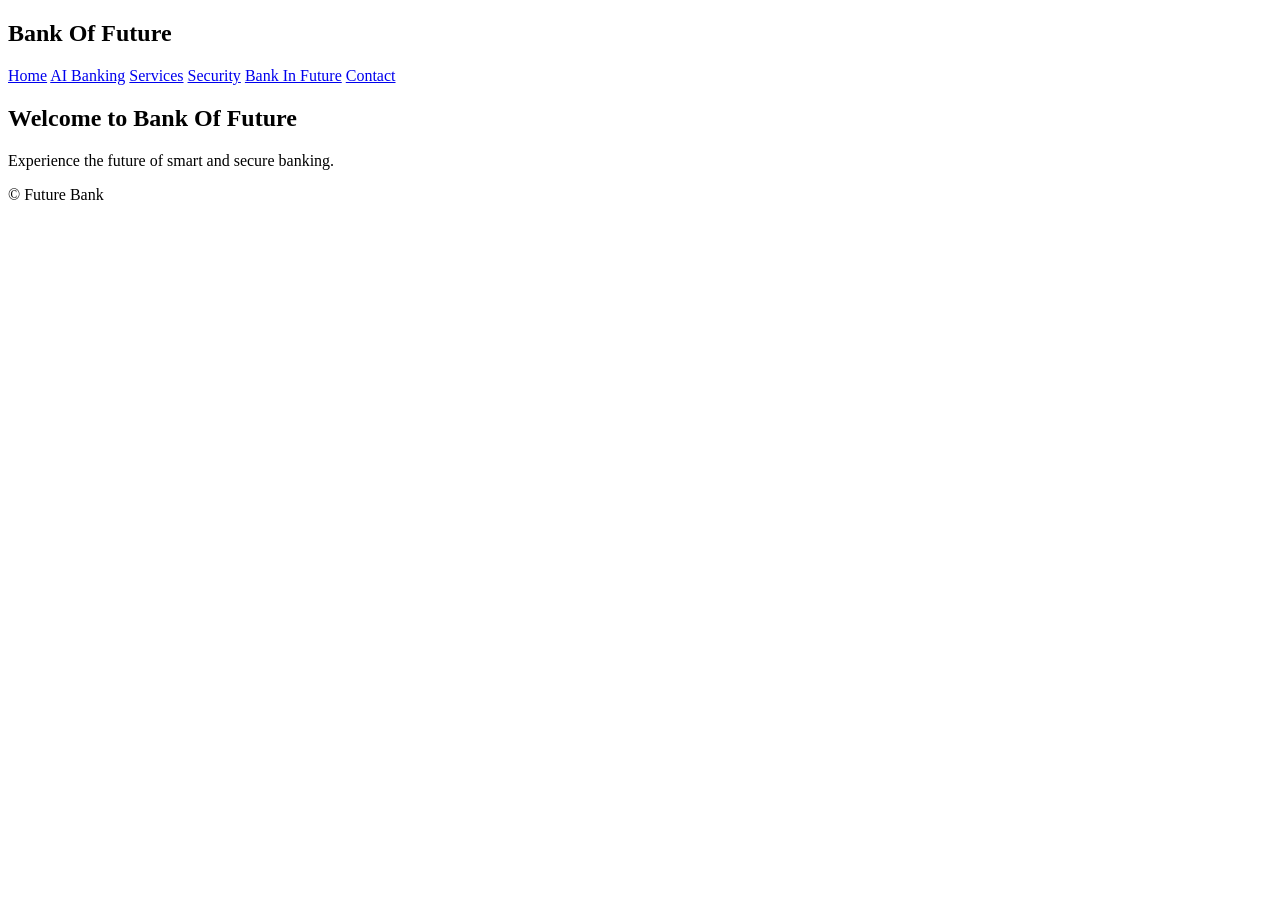
<file: index.html>
<!DOCTYPE html>
<html>

<head>
    <title>Future Bank Bank </title>
    <link rel="stylesheet" href="C:\web page\New folder\style.css">
</head>

<body>

    <!-- Header -->
    <div class="header">
	<section>
        <h1>Bank Of Future</h1>
	</section>
    </div>

    <!-- Navigation -->
	<header>
    <div class="navbar">
	
	<section>
	<nav>
        <a href="index.html">Home</a>
        <a href="ai-banking.html">AI Banking</a>
        <a href="services.html">Services</a>
        <a href="security.html">Security</a>
        <a href="future.html">Bank In Future</a>
        <a href="contact.html">Contact</a>
	
	</section>
	</nav>
    </div>
	</header>
    <!-- Main Content -->
    <div class="main">
	<section>
        <div class="content">
            <h2>Welcome to Bank Of Future</h2>

            <p>
                Experience the future of smart and secure banking.
            </p>
        </div>
	</section>
    </div>

    <!-- Footer -->
    <div class="footer">
	<footer>
        <p> © Future Bank</p>
	</footer>
    </div>

</body>

</html>
</file>
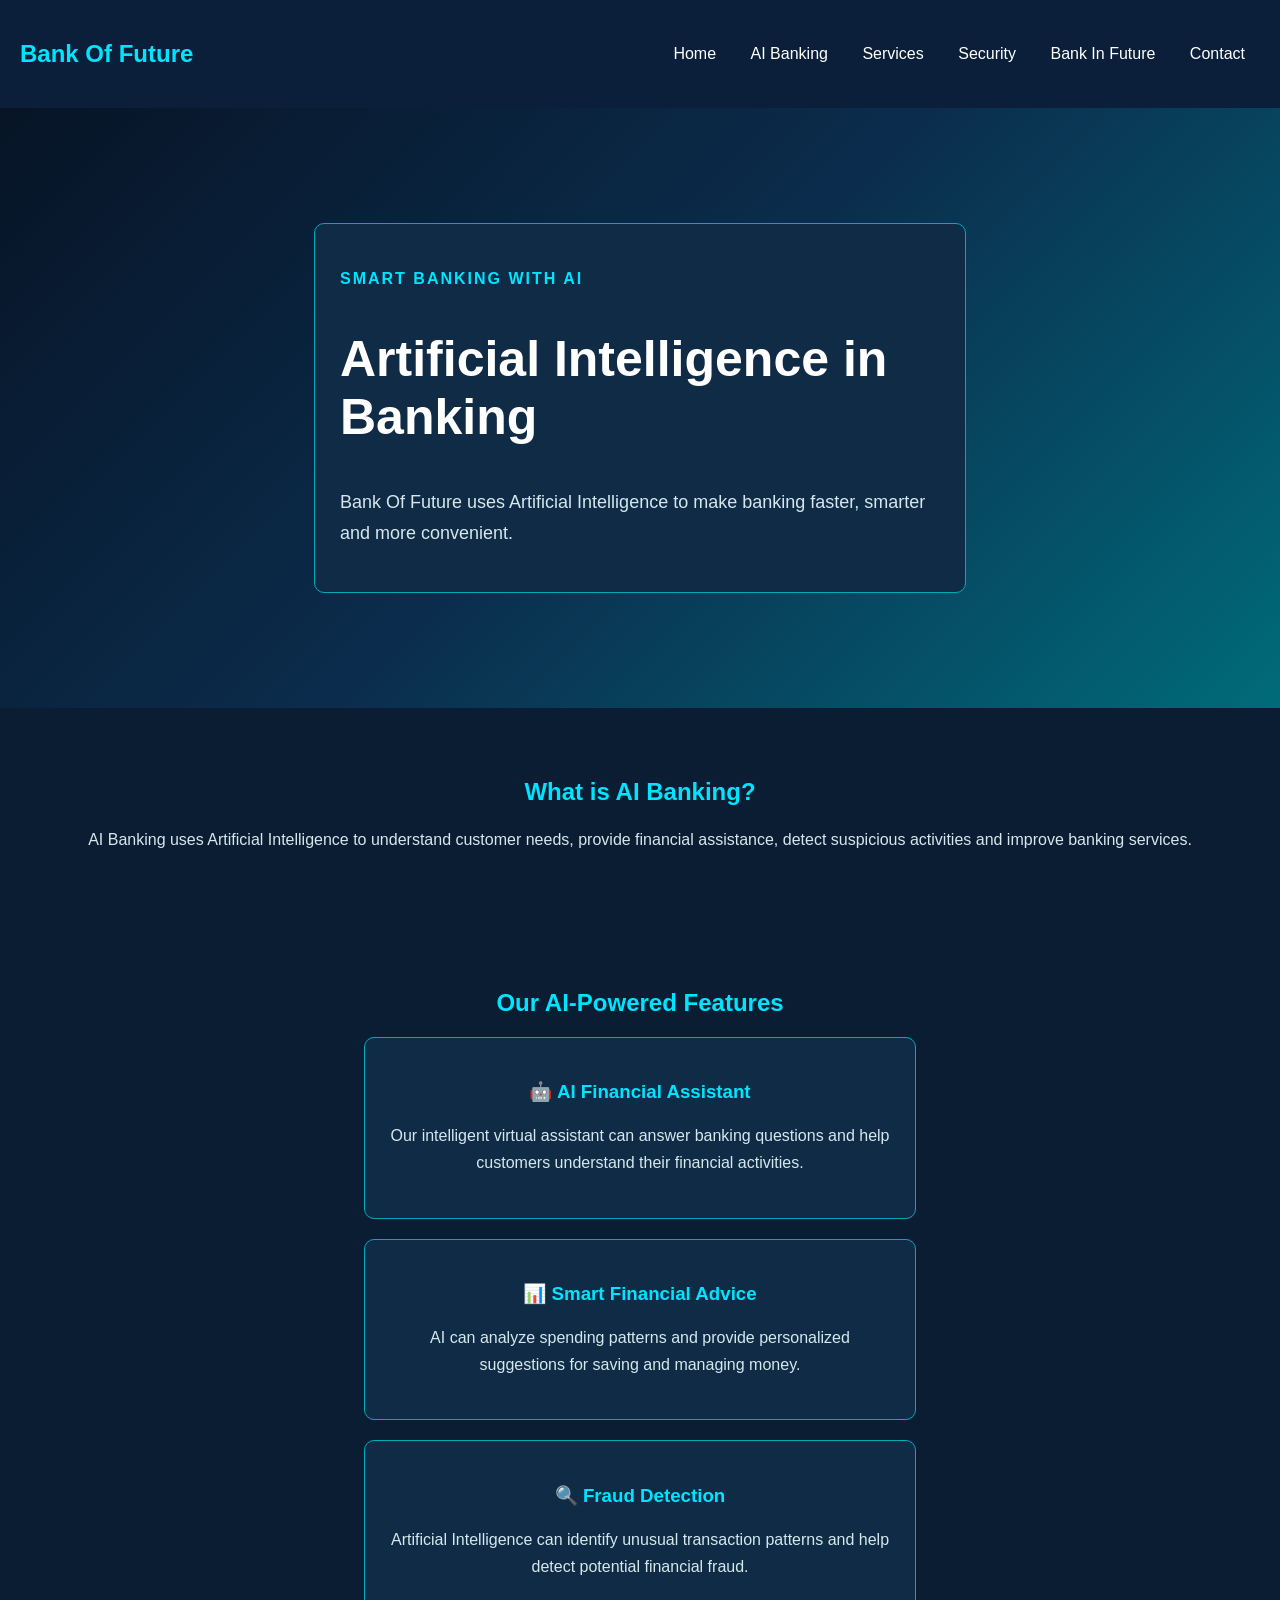
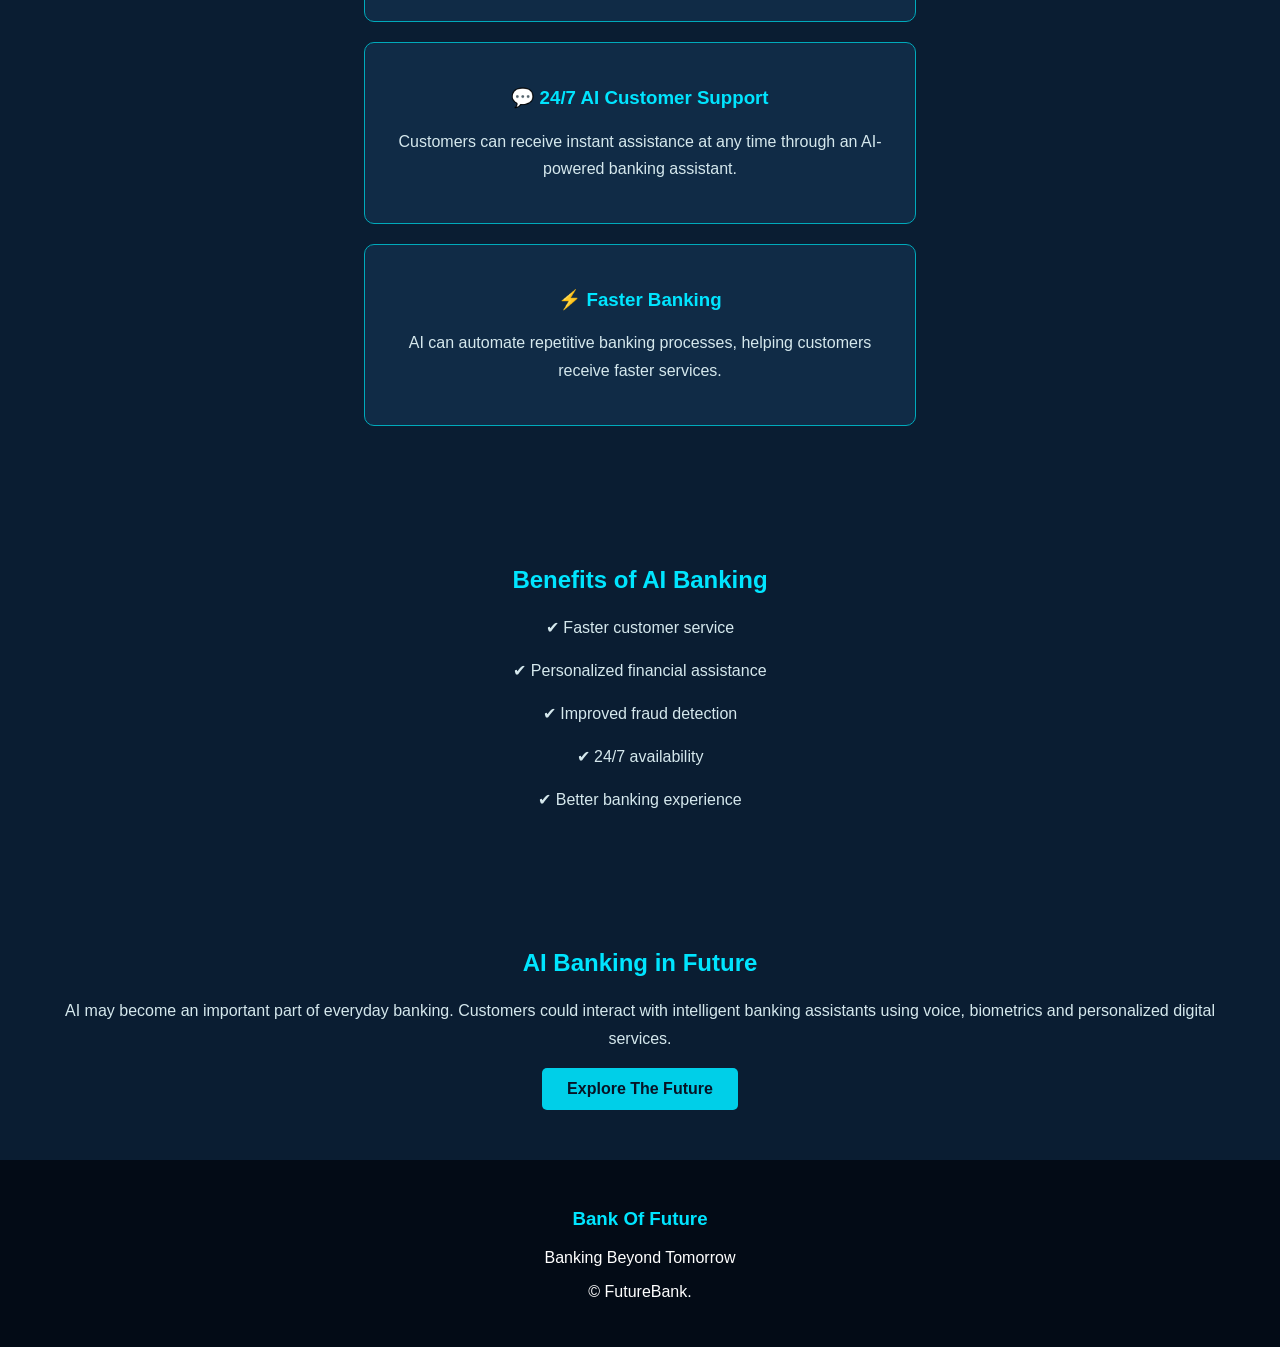
<file: ai-banking.html>
<!DOCTYPE html>
<html>

<head>
    <title>AI Banking - Bank Of Future</title>
    <link rel="stylesheet" href="style.css">
</head>

<body>

    <!-- Navigation Bar -->
    <header>

        <h2>Bank Of Future</h2>

        <nav>
            <a href="index.html">Home</a>
            <a href="ai-banking.html">AI Banking</a>
            <a href="services.html">Services</a>
            <a href="security.html">Security</a>
            <a href="future.html">Bank In Future</a>
            <a href="contact.html">Contact</a>
        </nav>

    </header>


    <!-- Page Heading -->
    <section class="home">

        <div class="home-content">

            <h4>SMART BANKING WITH AI</h4>

            <h1>
                Artificial Intelligence in Banking
            </h1>

            <p>
                Bank Of Future uses Artificial Intelligence to
                make banking faster, smarter and more convenient.
            </p>

        </div>

    </section>


    <!-- Introduction -->
    <section>

        <h2>What is AI Banking?</h2>

        <p>
            AI Banking uses Artificial Intelligence to understand
            customer needs, provide financial assistance, detect
            suspicious activities and improve banking services.
        </p>

    </section>


    <!-- AI Features -->
    <section>

        <h2>Our AI-Powered Features</h2>


        <div>

            <h3>🤖 AI Financial Assistant</h3>

            <p>
                Our intelligent virtual assistant can answer
                banking questions and help customers understand
                their financial activities.
            </p>

        </div>


        <div>

            <h3>📊 Smart Financial Advice</h3>

            <p>
                AI can analyze spending patterns and provide
                personalized suggestions for saving and managing
                money.
            </p>

        </div>


        <div>

            <h3>🔍 Fraud Detection</h3>

            <p>
                Artificial Intelligence can identify unusual
                transaction patterns and help detect potential
                financial fraud.
            </p>

        </div>


        <div>

            <h3>💬 24/7 AI Customer Support</h3>

            <p>
                Customers can receive instant assistance at any
                time through an AI-powered banking assistant.
            </p>

        </div>


        <div>

            <h3>⚡ Faster Banking</h3>

            <p>
                AI can automate repetitive banking processes,
                helping customers receive faster services.
            </p>

        </div>

    </section>


    <!-- Benefits -->
    <section>

        <h2>Benefits of AI Banking</h2>

        <p>
            ✔ Faster customer service
        </p>

        <p>
            ✔ Personalized financial assistance
        </p>

        <p>
            ✔ Improved fraud detection
        </p>

        <p>
            ✔ 24/7 availability
        </p>

        <p>
            ✔ Better banking experience
        </p>

    </section>


    <!-- Future -->
    <section>

        <h2>AI Banking in Future</h2>

        <p>
            AI may become an important part of everyday
            banking. Customers could interact with intelligent
            banking assistants using voice, biometrics and
            personalized digital services.
        </p>

        <a href="future.html">
            Explore The Future 
        </a>

    </section>


    <!-- Footer -->
    <footer>

        <h3>Bank Of Future</h3>

        <p>
            Banking Beyond Tomorrow
        </p>

        <p>
            © FutureBank.
        </p>

    </footer>

</body>

</html>
</file>
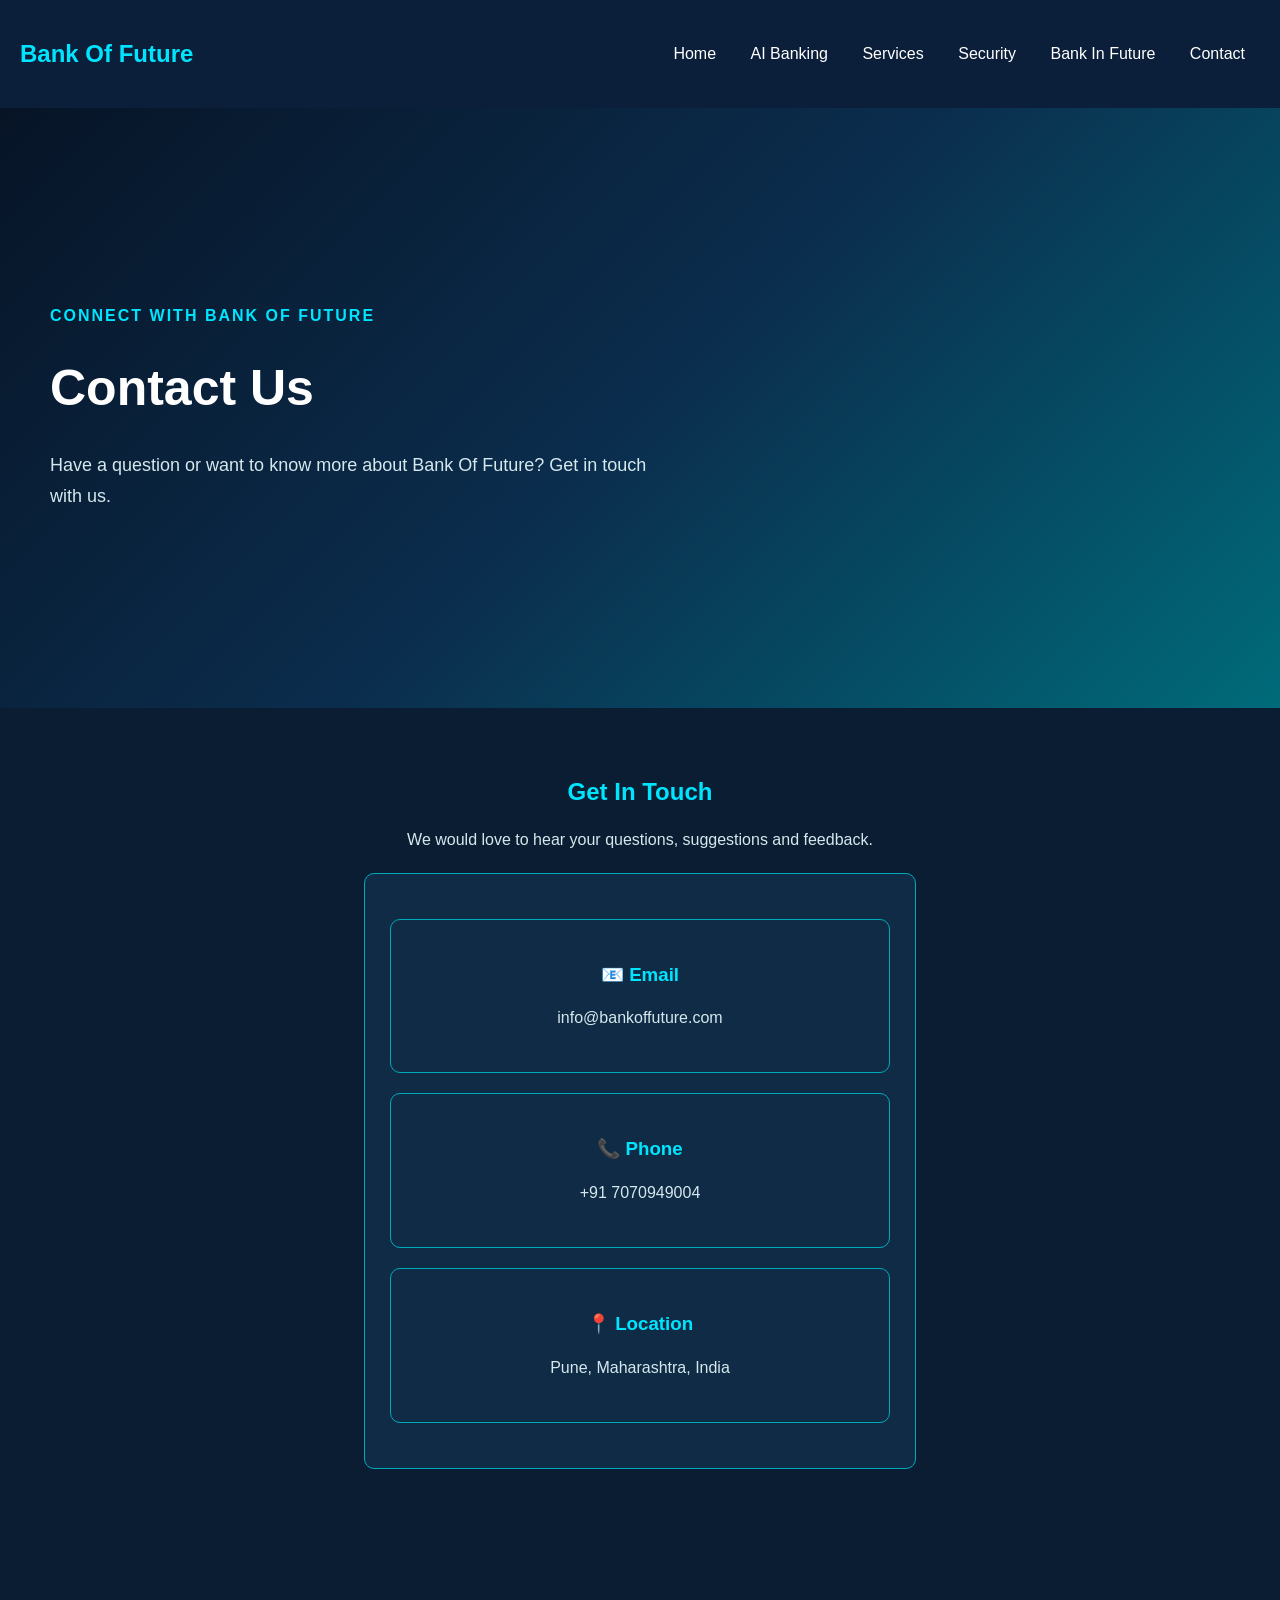
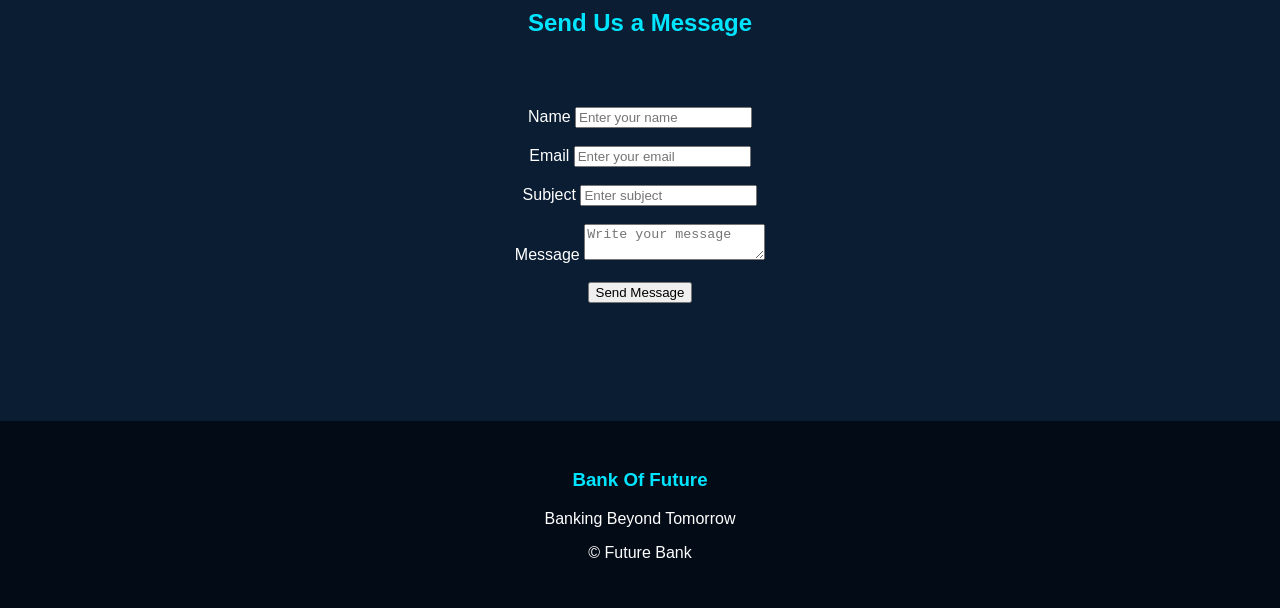
<file: contact.html>
<!DOCTYPE html>
<html>

<head>
    <title>Contact - Bank Of Future</title>
    <link rel="stylesheet" href="style.css">
</head>

<body>

    <!-- Navigation Bar -->
     <header>
	<h2> Bank Of Future</h2>
	<nav>

            <a href="index.html">Home</a>
            <a href="ai-banking.html">AI Banking</a>
            <a href="services.html">Services</a>
            <a href="security.html">Security</a>
            <a href="future.html">Bank In Future</a>
            <a href="contact.html">Contact</a>
        </nav>

    </header>


    <!-- Contact Hero Section -->
    <div class="home">
	

        <div class="home-content">

            <h4>CONNECT WITH BANK OF FUTURE</h4>

            <h1>
                Contact Us
            </h1>

            <p>
                Have a question or want to know more about
                Bank Of Future? Get in touch with us.
            </p>

        </div>
	
    </div>


    <!-- Contact Section -->
    <div class="contact-section">
	<section>
        <h2>Get In Touch</h2>

        <p>
            We would love to hear your questions, suggestions
            and feedback.
        </p>


        <!-- Contact Information -->
        <div class="contact-info">

            <div class="contact-card">

                <h3>📧 Email</h3>

                <p>
                    info@bankoffuture.com
                </p>

            </div>


            <div class="contact-card">

                <h3>📞 Phone</h3>

                <p>
                    +91 7070949004
                </p>

            </div>


            <div class="contact-card">

                <h3>📍 Location</h3>

                <p>
                    Pune, Maharashtra, India
                </p>

            </div>
	</section>
        </div>


        <!-- Contact Form -->
        <div class="contact-form">
	<section>
            <h2>Send Us a Message</h2>

            <form>
		<section>

                <label>Name</label>
                <input type="text" placeholder="Enter your name"><br><br>


                <label>Email</label>
                <input type="email" placeholder="Enter your email"><br><br>


                <label>Subject</label>
                <input type="text" placeholder="Enter subject"><br><br>


                <label>Message</label>
                <textarea placeholder="Write your message"></textarea><br><br>


                <input type="submit" value="Send Message"><br><br>
		</section>
            </form>

        </div>
	</section>
    </div>


    <!-- Footer -->
    <div class="footer">
	<footer>
        <h3>Bank Of Future</h3>

        <p>
            Banking Beyond Tomorrow
        </p>

        <p>
            © Future Bank
        </p>
	</footer>
    </div>

</body>

</html>
</file>
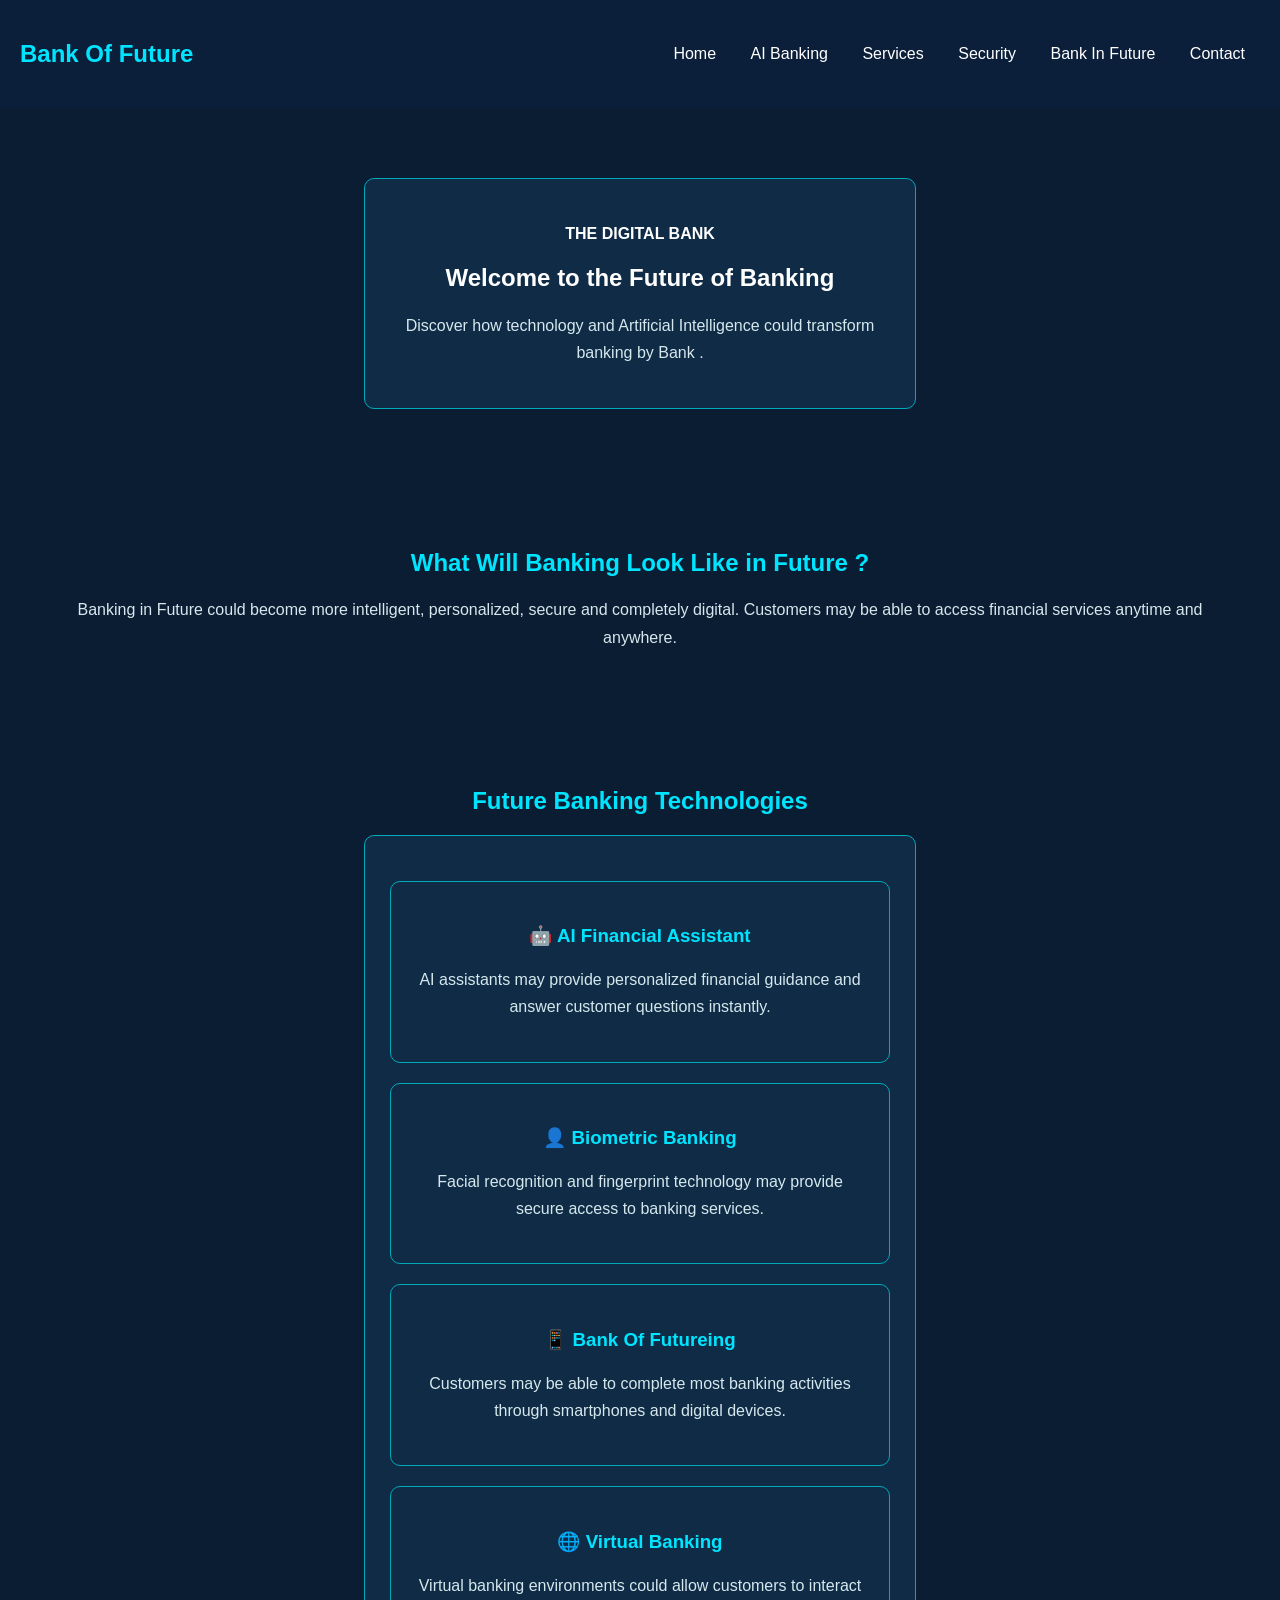
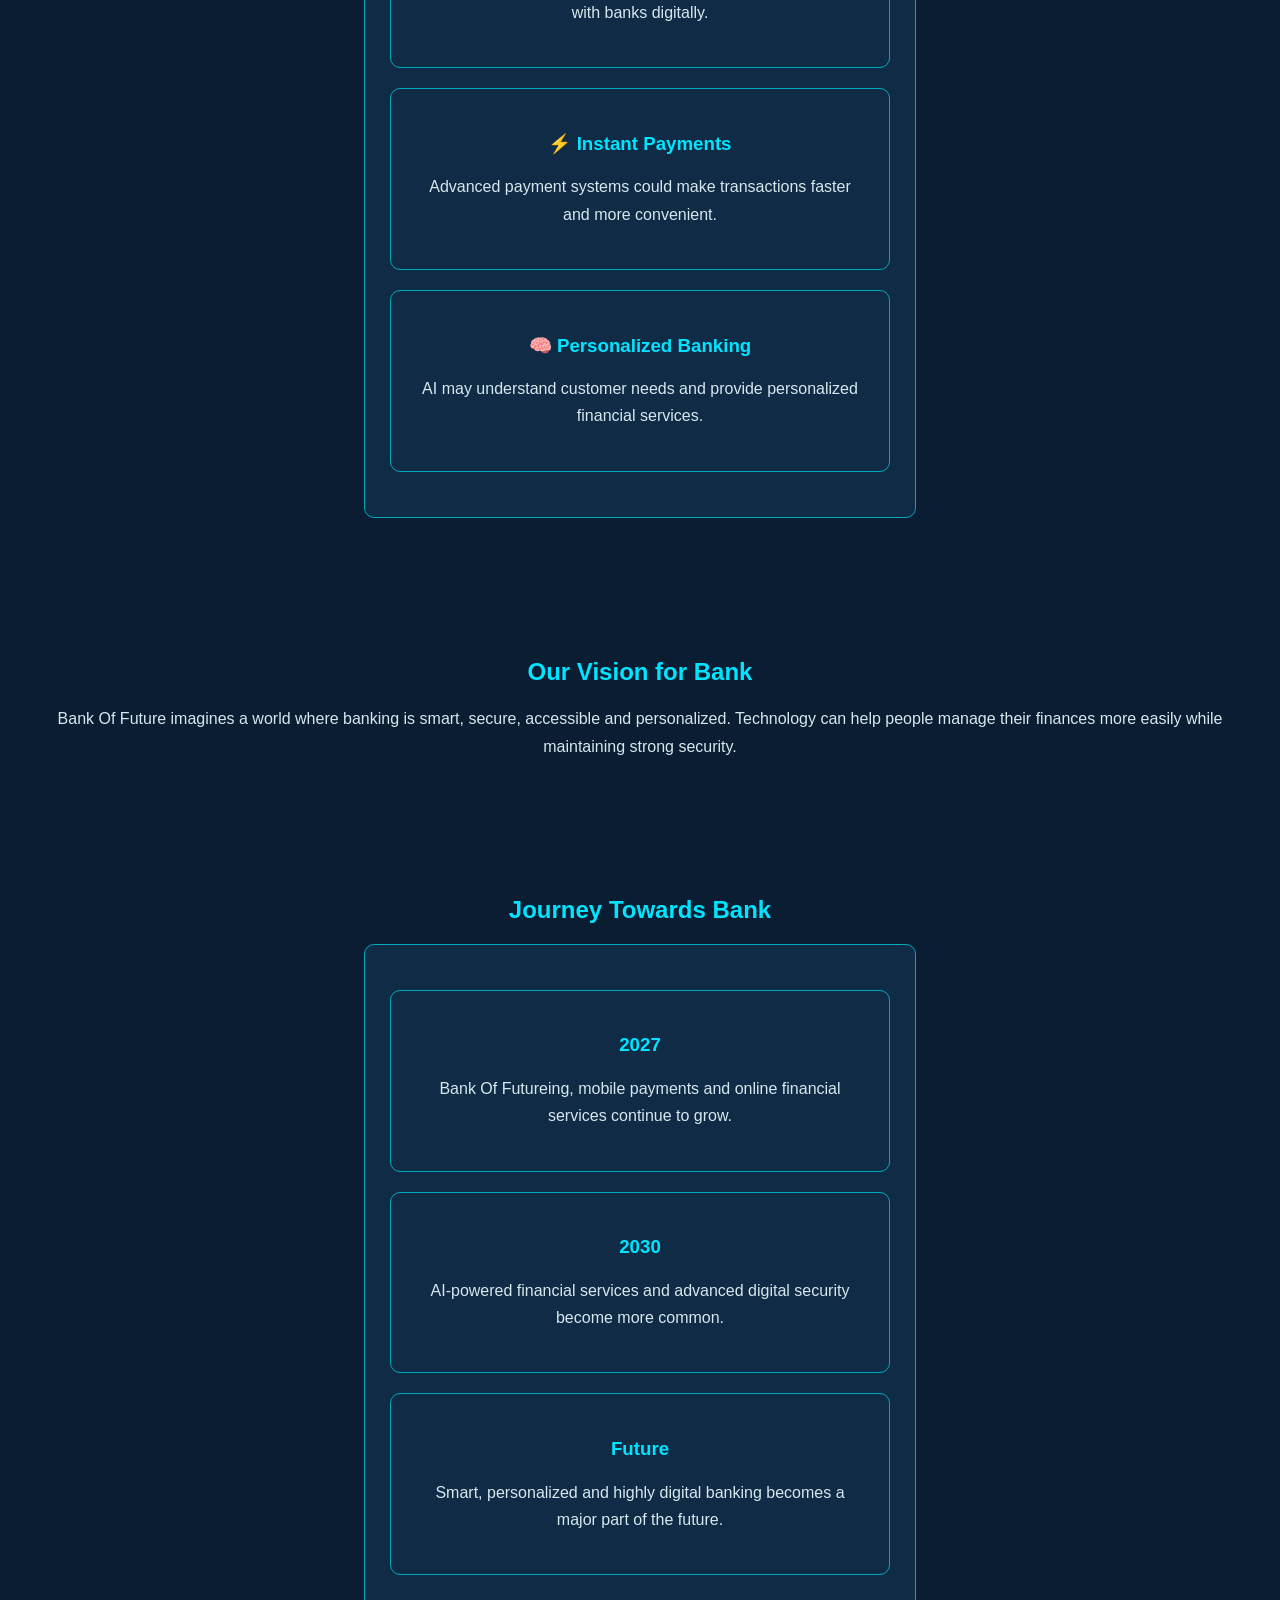
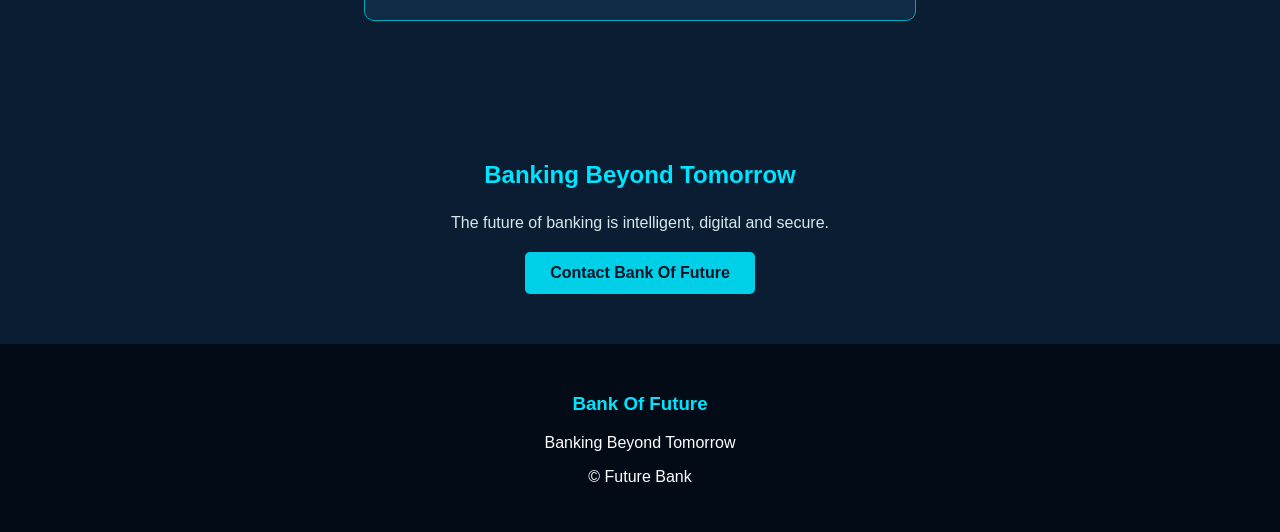
<file: future.html>
<!DOCTYPE html>
<html>

<head>
    <title>Future Bank  - FutureBank</title>
    <link rel="stylesheet" href="style.css">
</head>

<body>

    <!-- Navigation Bar -->
     <header>
	<h2> Bank Of Future</h2>
	<nav>

            <a href="index.html">Home</a>
            <a href="ai-banking.html">AI Banking</a>
            <a href="services.html">Services</a>
            <a href="security.html">Security</a>
            <a href="future.html">Bank In Future</a>
            <a href="contact.html">Contact</a>
        </nav>

    </header>


    <!-- Hero Section -->
    <div class="future-hero">
	<section>

        <div class="future-hero-content">

            <h4>THE DIGITAL BANK </h4>

            <h1>
                Welcome to the Future of Banking
            </h1>

            <p>
                Discover how technology and Artificial Intelligence
                could transform banking by Bank .
            </p>

        </div>
	</section>
    </div>


    <!-- Introduction -->
    <div class="intro">
	<section>

        <h2>What Will Banking Look Like in Future ?</h2>

        <p>
            Banking in Future could become more intelligent,
            personalized, secure and completely digital.
            Customers may be able to access financial services
            anytime and anywhere.
        </p>
	</section>
    </div>


    <!-- Future Technologies -->
    <div class="features">
	<section>

        <h2>Future Banking Technologies</h2>

        <div class="feature-container">

            <div class="feature-card">

                <h3>🤖 AI Financial Assistant</h3>

                <p>
                    AI assistants may provide personalized
                    financial guidance and answer customer
                    questions instantly.
                </p>
		
            </div>


            <div class="feature-card">

                <h3>👤 Biometric Banking</h3>

                <p>
                    Facial recognition and fingerprint technology
                    may provide secure access to banking services.
                </p>

            </div>


            <div class="feature-card">

                <h3>📱 Bank Of Futureing</h3>

                <p>
                    Customers may be able to complete most banking
                    activities through smartphones and digital devices.
                </p>

            </div>


            <div class="feature-card">

                <h3>🌐 Virtual Banking</h3>

                <p>
                    Virtual banking environments could allow
                    customers to interact with banks digitally.
                </p>

            </div>


            <div class="feature-card">

                <h3>⚡ Instant Payments</h3>

                <p>
                    Advanced payment systems could make
                    transactions faster and more convenient.
                </p>

            </div>


            <div class="feature-card">

                <h3>🧠 Personalized Banking</h3>

                <p>
                    AI may understand customer needs and provide
                    personalized financial services.
                </p>

            </div>

        </div>
	</section>
    </div>


    <!-- Vision Section -->
    <div class="intro">
	<section>

        <h2>Our Vision for Bank </h2>

        <p>
            Bank Of Future imagines a world where banking is smart,
            secure, accessible and personalized. Technology can
            help people manage their finances more easily while
            maintaining strong security.
        </p>
	</section>
    </div>


    <!-- Timeline -->
    <div class="timeline">
	<section>

        <h2>Journey Towards Bank </h2>

        <div class="timeline-container">

            <div class="timeline-card">

                <h3>2027</h3>

                <p>
                    Bank Of Futureing, mobile payments and
                    online financial services continue to grow.
                </p>

            </div>


            <div class="timeline-card">

                <h3>2030</h3>

                <p>
                    AI-powered financial services and advanced
                    digital security become more common.
                </p>

            </div>


            <div class="timeline-card">

                <h3> Future </h3>

                <p>
                    Smart, personalized and highly digital
                    banking becomes a major part of the future.
                </p>

            </div>

        </div>
	</section>
    </div>


    <!-- Call To Action -->
    <div class="future-section">
	<section>

        <h2>
            Banking Beyond Tomorrow
        </h2>

        <p>
            The future of banking is intelligent, digital and secure.
        </p>

        <a href="contact.html" class="button">
            Contact Bank Of Future
        </a>
	</section>
    </div>


    <!-- Footer -->
    <div class="footer">
	<footer>

        <h3>Bank Of Future</h3>

        <p>
            Banking Beyond Tomorrow
        </p>

        <p>
            © Future Bank
        </p>
	</footer>
    </div>

</body>

</html>
</file>
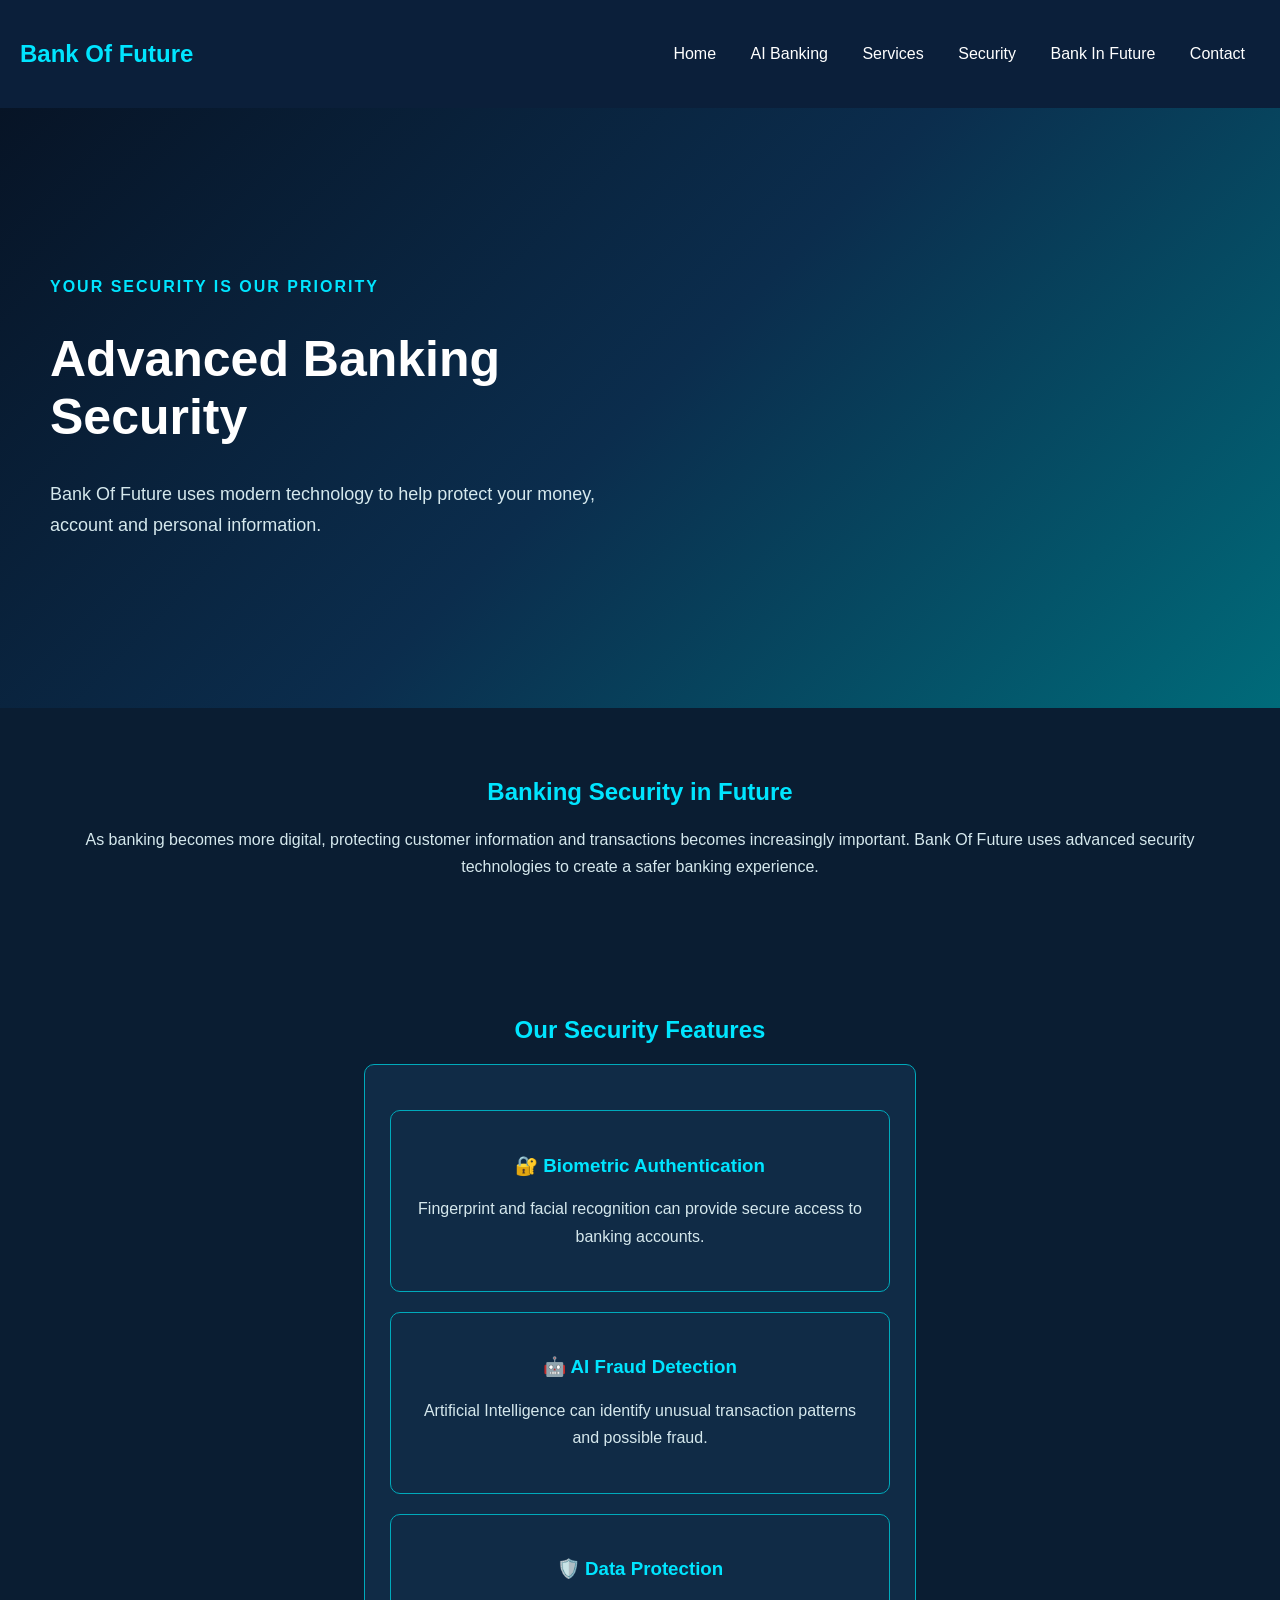
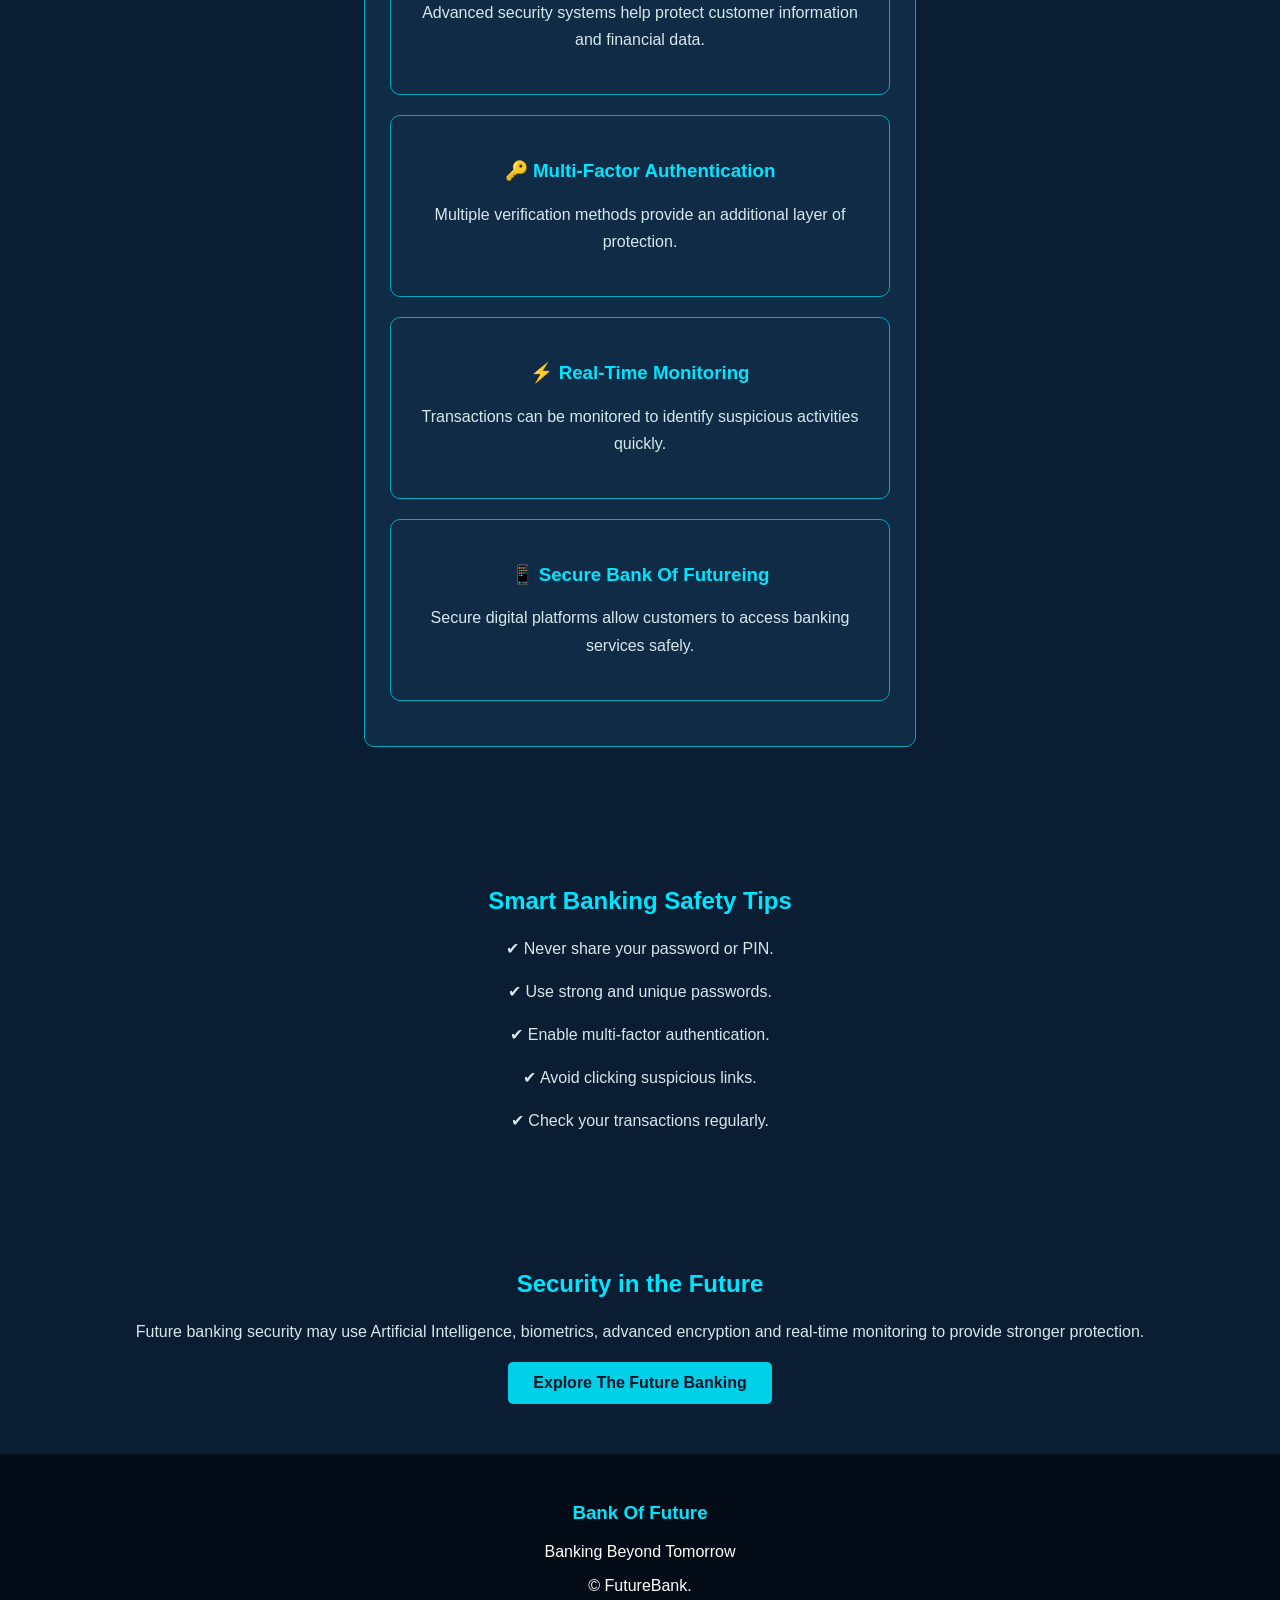
<file: security.html>
<!DOCTYPE html>
<html>

<head>
    <title>Security - Bank Of FutureBank </title>
    <link rel="stylesheet" href="style.css">
</head>

<body>

    <!-- Navigation Bar -->
    <header>
	<h2> Bank Of Future</h2>
	<nav>
	
            <a href="index.html">Home</a>
            <a href="ai-banking.html">AI Banking</a>
            <a href="services.html">Services</a>
            <a href="security.html">Security</a>
            <a href="future.html">Bank In Future</a>
            <a href="contact.html">Contact</a>
        </nav>

    </header>


    <!-- Security Hero Section -->
    <div class="home">
	
        <div class="home-content">

            <h4>YOUR SECURITY IS OUR PRIORITY</h4>

            <h1>
                Advanced Banking Security
            </h1>

            <p>
                Bank Of Future uses modern technology to help
                protect your money, account and personal information.
            </p>

        </div>
	
    </div>


    <!-- Introduction -->
    <div class="intro">
	<section>

        <h2>Banking Security in Future</h2>

        <p>
            As banking becomes more digital, protecting customer
            information and transactions becomes increasingly important.
            Bank Of Future uses advanced security technologies to create
            a safer banking experience.
        </p>
	</section>
    </div>


    <!-- Security Features -->
    <div class="features">
	<section>

        <h2>Our Security Features</h2>


        <div class="feature-container">

            <!-- Card 1 -->
            <div class="feature-card">

                <h3>🔐 Biometric Authentication</h3>

                <p>
                    Fingerprint and facial recognition can provide
                    secure access to banking accounts.
                </p>

            </div>


            <!-- Card 2 -->
            <div class="feature-card">

                <h3>🤖 AI Fraud Detection</h3>

                <p>
                    Artificial Intelligence can identify unusual
                    transaction patterns and possible fraud.
                </p>

            </div>


            <!-- Card 3 -->
            <div class="feature-card">

                <h3>🛡️ Data Protection</h3>

                <p>
                    Advanced security systems help protect customer
                    information and financial data.
                </p>

            </div>


            <!-- Card 4 -->
            <div class="feature-card">

                <h3>🔑 Multi-Factor Authentication</h3>

                <p>
                    Multiple verification methods provide an
                    additional layer of protection.
                </p>

            </div>


            <!-- Card 5 -->
            <div class="feature-card">

                <h3>⚡ Real-Time Monitoring</h3>

                <p>
                    Transactions can be monitored to identify
                    suspicious activities quickly.
                </p>

            </div>


            <!-- Card 6 -->
            <div class="feature-card">

                <h3>📱 Secure Bank Of Futureing</h3>

                <p>
                    Secure digital platforms allow customers to
                    access banking services safely.
                </p>

            </div>

        </div>
	</section>
    </div>


    <!-- Safety Tips -->
    <div class="intro">
	<section>

        <h2>Smart Banking Safety Tips</h2>

        <p>✔ Never share your password or PIN.</p>

        <p>✔ Use strong and unique passwords.</p>

        <p>✔ Enable multi-factor authentication.</p>

        <p>✔ Avoid clicking suspicious links.</p>

        <p>✔ Check your transactions regularly.</p>
	</section>
    </div>


    <!-- Future Security -->
    <div class="future-section">
	<section>

        <h2>Security in the Future</h2>

        <p>
            Future banking security may use Artificial Intelligence,
            biometrics, advanced encryption and real-time monitoring
            to provide stronger protection.
        </p>

        <a href="future.html" class="button">
            Explore The Future Banking
        </a>
	</section>
    </div>


    <!-- Footer -->
    <div class="footer">
	<footer>

        <h3>Bank Of Future</h3>

        <p>
            Banking Beyond Tomorrow
        </p>

        <p>
            © FutureBank.
        </p>
	</footer>
    </div>

</body>

</html>
</file>
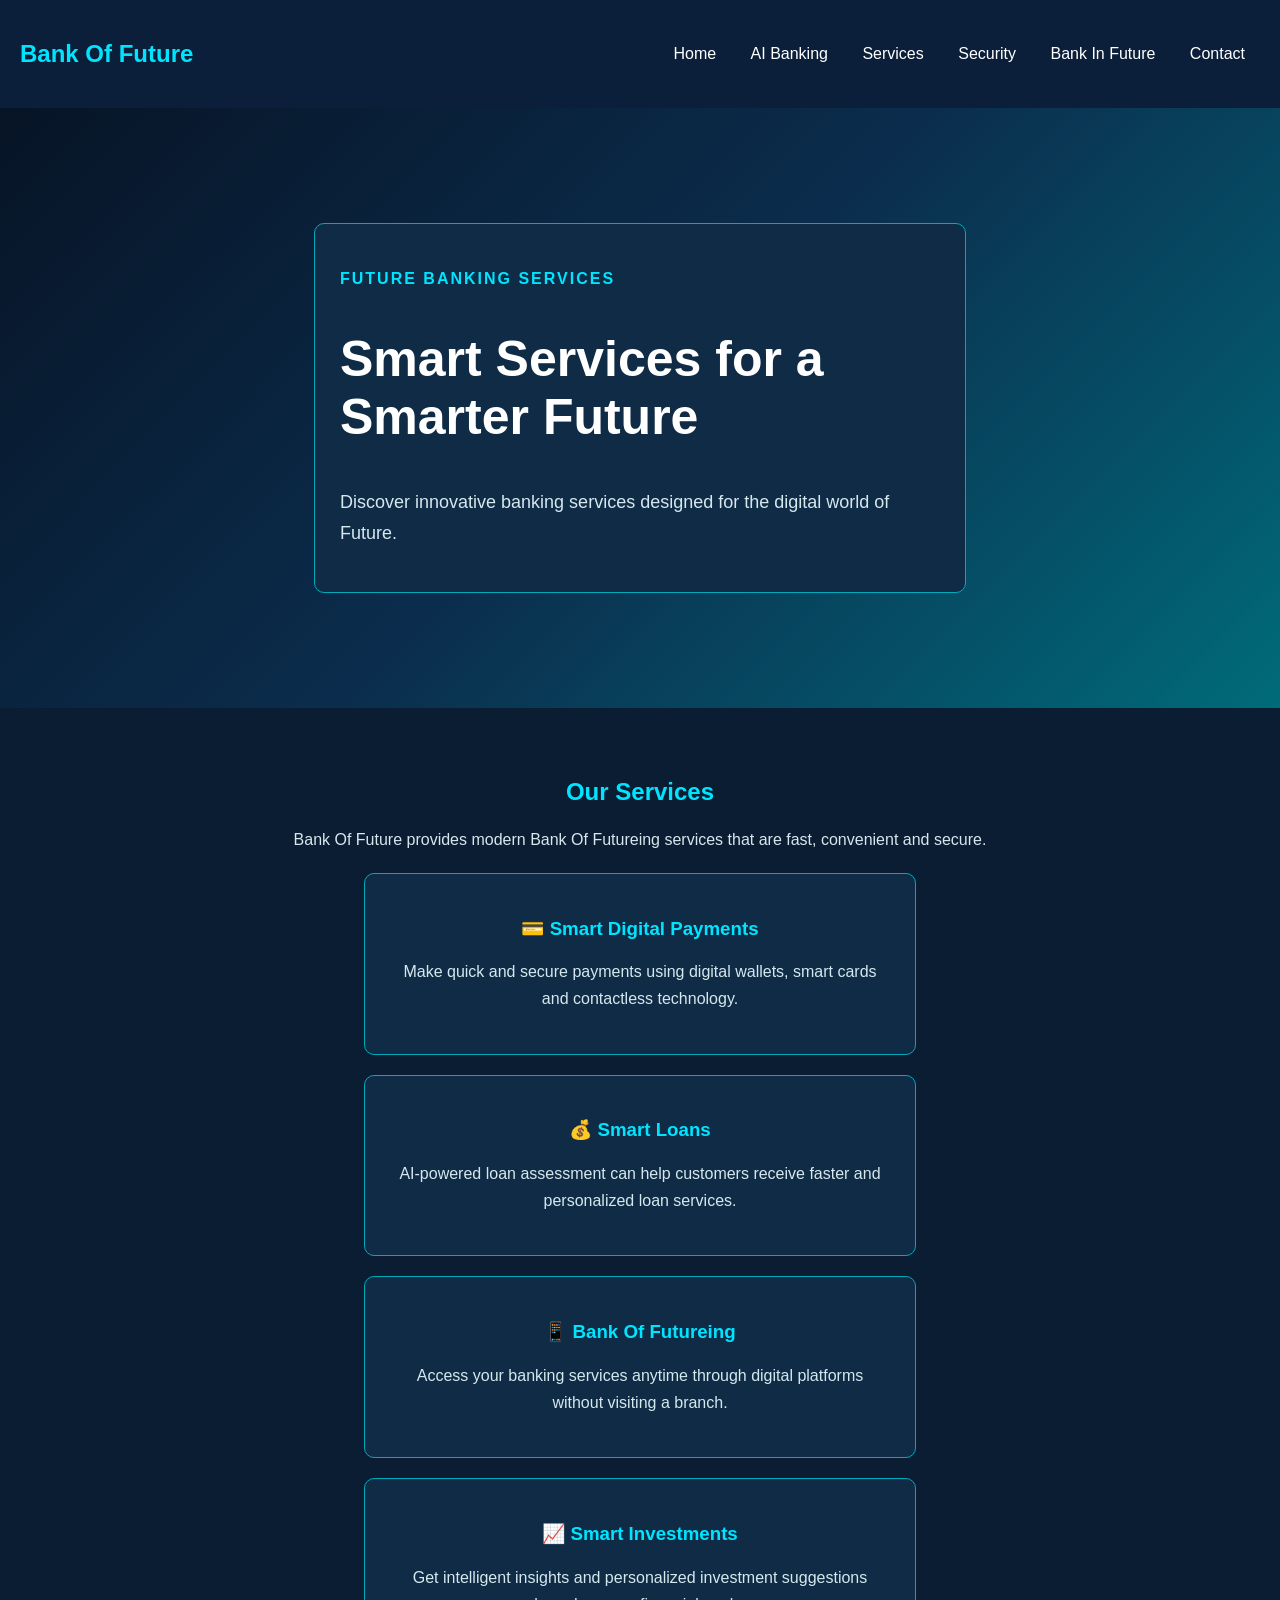
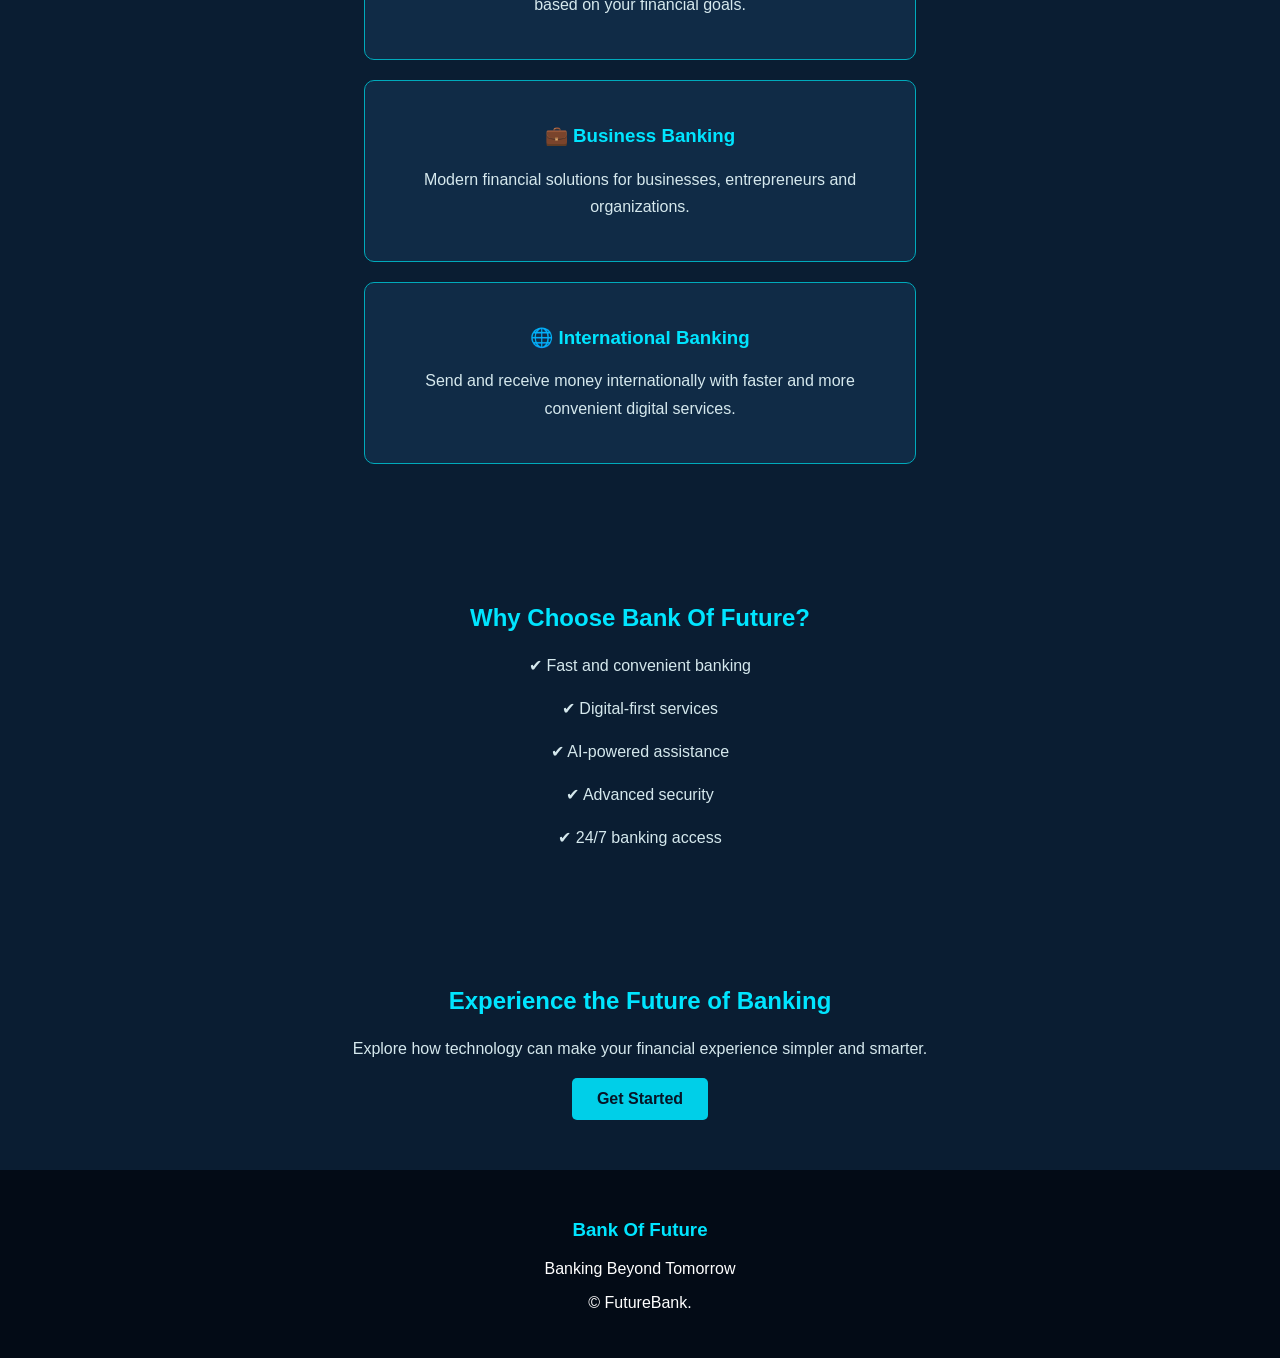
<file: services.html>
<!DOCTYPE html>
<html>

<head>
    <title>Services - Bank Of Future</title>
    <link rel="stylesheet" href="style.css">
</head>

<body>

    <!-- Navigation Bar -->
    <header>

        <h2>Bank Of Future</h2>

        <nav>
            <a href="index.html">Home</a>
            <a href="ai-banking.html">AI Banking</a>
            <a href="services.html">Services</a>
            <a href="security.html">Security</a>
            <a href="future.html">Bank In Future </a>
            <a href="contact.html">Contact</a>
        </nav>

    </header>


    <!-- Page Heading -->
    <section class="home">

        <div class="home-content">

            <h4>FUTURE BANKING SERVICES</h4>

            <h1>
                Smart Services for a Smarter Future
            </h1>

            <p>
                Discover innovative banking services designed
                for the digital world of Future.
            </p>

        </div>

    </section>


    <!-- Services Section -->
    <section>

        <h2>Our Services</h2>

        <p>
     	Bank Of Future provides modern Bank Of Futureing services
            that are fast, convenient and secure.
        </p>


        <!-- Service 1 -->
        <div>

            <h3>💳 Smart Digital Payments</h3>

            <p>
                Make quick and secure payments using digital
                wallets, smart cards and contactless technology.
            </p>

        </div>


        <!-- Service 2 -->
        <div>

            <h3>💰 Smart Loans</h3>

            <p>
                AI-powered loan assessment can help customers
                receive faster and personalized loan services.
            </p>

        </div>


        <!-- Service 3 -->
        <div>

            <h3>📱 Bank Of Futureing</h3>

            <p>
                Access your banking services anytime through
                digital platforms without visiting a branch.
            </p>

        </div>


        <!-- Service 4 -->
        <div>

            <h3>📈 Smart Investments</h3>

            <p>
                Get intelligent insights and personalized
                investment suggestions based on your financial goals.
            </p>

        </div>


        <!-- Service 5 -->
        <div>

            <h3>💼 Business Banking</h3>

            <p>
                Modern financial solutions for businesses,
                entrepreneurs and organizations.
            </p>

        </div>


        <!-- Service 6 -->
        <div>

            <h3>🌐 International Banking</h3>

            <p>
                Send and receive money internationally with
                faster and more convenient digital services.
            </p>

        </div>

    </section>


    <!-- Special Feature -->
    <section>

        <h2>Why Choose Bank Of Future?</h2>

        <p>
            ✔ Fast and convenient banking
        </p>

        <p>
            ✔ Digital-first services
        </p>

        <p>
            ✔ AI-powered assistance
        </p>

        <p>
            ✔ Advanced security
        </p>

        <p>
            ✔ 24/7 banking access
        </p>

    </section>


    <!-- Call To Action -->
    <section>

        <h2>Experience the Future of Banking</h2>

        <p>
            Explore how technology can make your financial
            experience simpler and smarter.
        </p>

        <a href="contact.html">
            Get Started
        </a>

    </section>


    <!-- Footer -->
    <footer>

        <h3>Bank Of Future</h3>

        <p>
            Banking Beyond Tomorrow
        </p>

        <p>
            © FutureBank.
        </p>

    </footer>

</body>

</html>
</file>
<file: style.css>
/* Overall Page */
body {
    margin: 0;
    font-family: Georgia, sans-serif;
    background-color: #071426;
    color: white;
}

/* Navigation Bar */
header {
    background-color: #0b1f3a;
    padding: 20px;
    display: flex;
    align-items: center;
    justify-content: space-between;
}

header h2 {
    color: #00e5ff;
}

nav a {
    color: white;
    text-decoration: none;
    margin: 15px;
}

nav a:hover {
    color: #00e5ff;
}

/* Home Background */
.home {
    min-height: 500px;
    background: linear-gradient(
        135deg,
        #071426,
        #0b2d4d,
        #006b7a
    );

    display: flex;
    align-items: center;
    padding: 50px;
}

/* Home Content */
.home-content {
    max-width: 600px;
}

.home-content h4 {
    color: #00e5ff;
    letter-spacing: 2px;
}

.home-content h1 {
    font-size: 50px;
    color: white;
}

.home-content p {
    font-size: 18px;
    line-height: 1.7;
    color: #d5e8ed;
}

/* Buttons */
.home-content a,
section a {
    display: inline-block;
    background-color: #00cfe8;
    color: #071426;
    padding: 12px 25px;
    text-decoration: none;
    border-radius: 5px;
    font-weight: bold;
}

.home-content a:hover,
section a:hover {
    background-color: white;
    color: #006b7a;
}

/* Sections */
section:not(.home) {
    padding: 50px;
    text-align: center;
    background-color: #0a1d32;
}

section h2 {
    color: #00e5ff;
}

section p {
    line-height: 1.7;
    color: #d5e8ed;
}

/* Feature Boxes */
section div {
    background-color: #102b46;
    padding: 25px;
    margin: 20px auto;
    max-width: 500px;
    border-radius: 10px;
    border: 1px solid #00aabb;
}

section div h3 {
    color: #00e5ff;
}

/* Footer */
footer {
    background-color: #030b16;
    text-align: center;
    padding: 30px;
}

footer h3 {
    color: #00e5ff;
}
</file>
